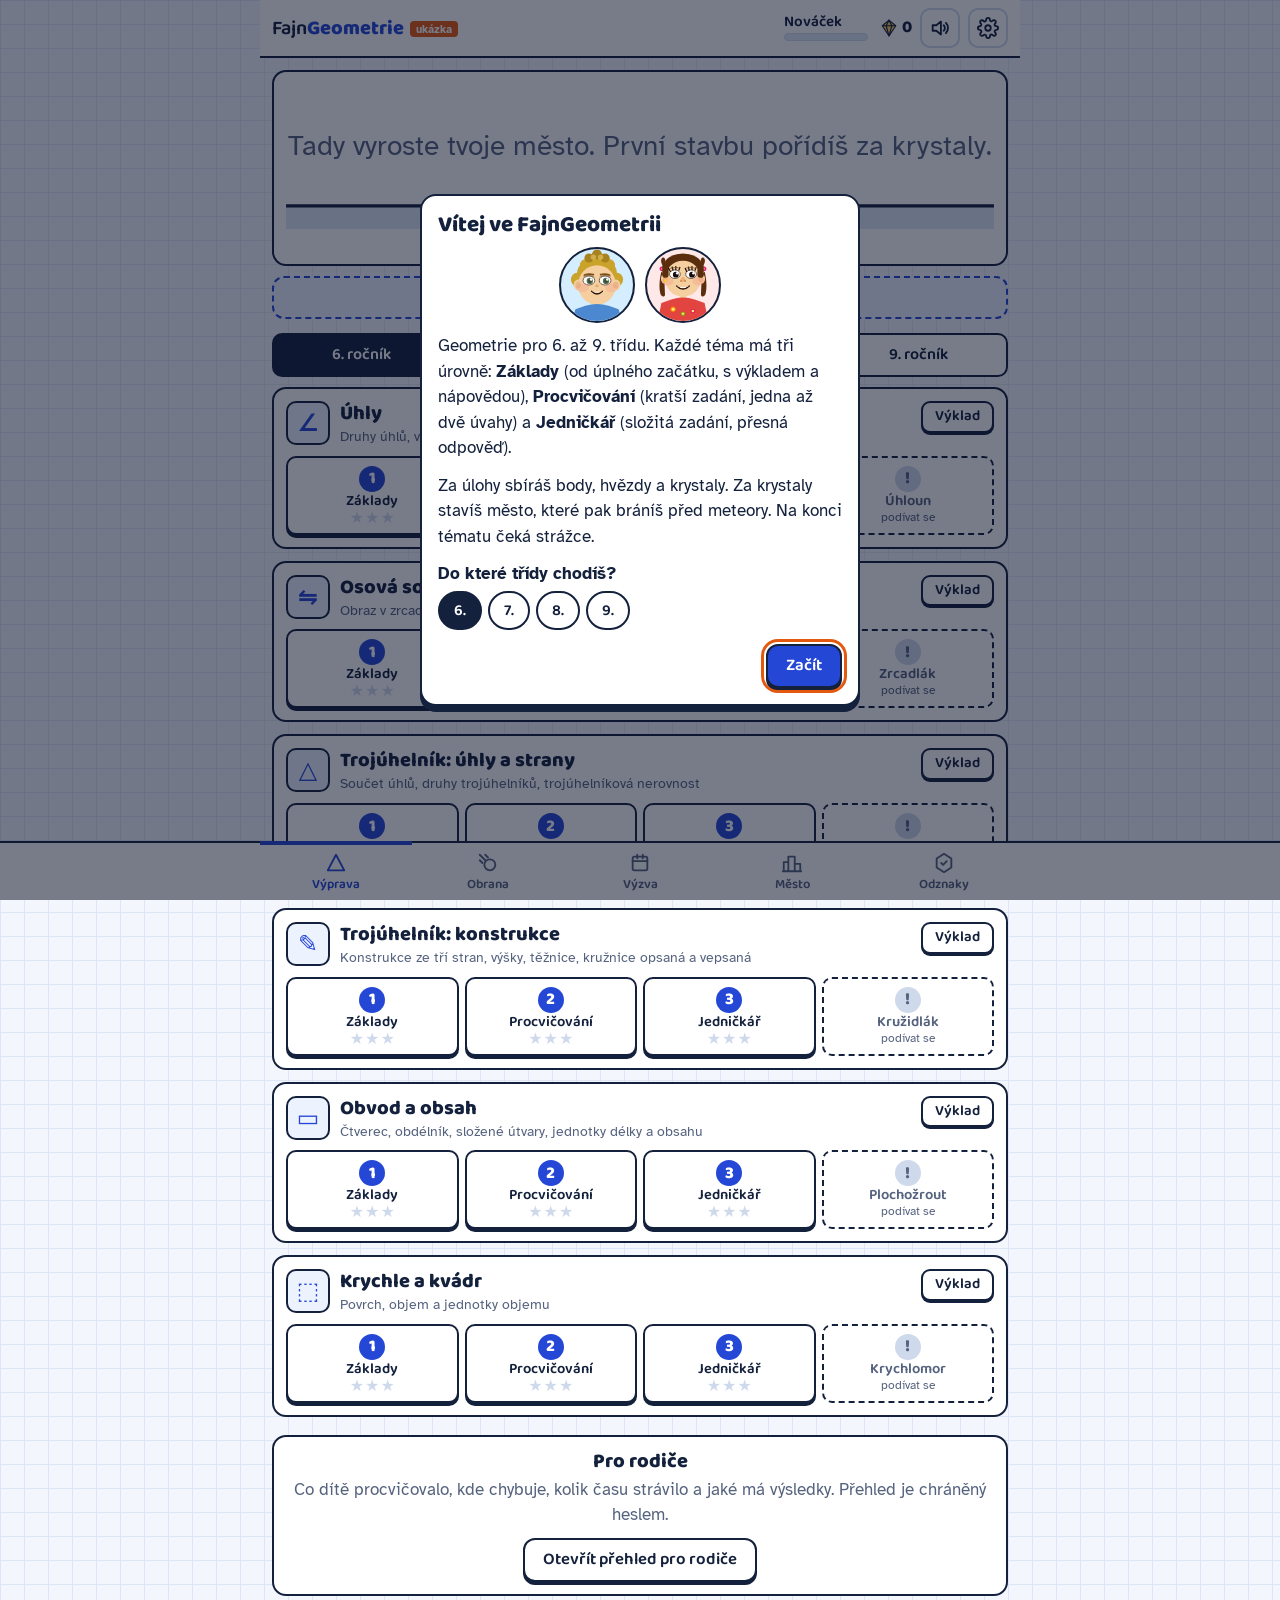
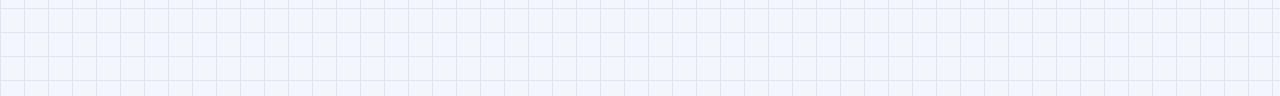
<file: index-demo.html>
<!doctype html>
<html lang="cs" data-theme="light">
<head>
<meta charset="utf-8">
<meta name="viewport" content="width=device-width, initial-scale=1">
<title>FajnGeometrie – ukázka</title>
<meta name="description" content="Geometrie pro 6. až 9. třídu: úlohy ve třech obtížnostech, konstrukce, hra.">
<link rel="icon" href="data:,">
<link rel="stylesheet" href="css/style.css">
</head>
<body>
<div id="app"></div>
<noscript>FajnGeometrie potřebuje zapnutý JavaScript.</noscript>
<script>window.FG_DEMO = true;</script>
<script type="module" src="js/app.js"></script>
</body>
</html>
</file>
<file: css/style.css>
@font-face { font-family: 'Atkinson Hyperlegible'; font-style: normal; font-weight: 400; font-display: swap; src: url(../fonts/atkinson-hyperlegible-latin-ext-2cb978.woff2) format('woff2'); unicode-range: U+0100-02BA, U+02BD-02C5, U+02C7-02CC, U+02CE-02D7, U+02DD-02FF, U+0304, U+0308, U+0329, U+1D00-1DBF, U+1E00-1E9F, U+1EF2-1EFF, U+2020, U+20A0-20AB, U+20AD-20C0, U+2113, U+2C60-2C7F, U+A720-A7FF; } /* latin-ext */
@font-face { font-family: 'Atkinson Hyperlegible'; font-style: normal; font-weight: 400; font-display: swap; src: url(../fonts/atkinson-hyperlegible-latin-386222.woff2) format('woff2'); unicode-range: U+0000-00FF, U+0131, U+0152-0153, U+02BB-02BC, U+02C6, U+02DA, U+02DC, U+0304, U+0308, U+0329, U+2000-206F, U+20AC, U+2122, U+2191, U+2193, U+2212, U+2215, U+FEFF, U+FFFD; } /* latin */
@font-face { font-family: 'Atkinson Hyperlegible'; font-style: normal; font-weight: 700; font-display: swap; src: url(../fonts/atkinson-hyperlegible-latin-ext-076f8f.woff2) format('woff2'); unicode-range: U+0100-02BA, U+02BD-02C5, U+02C7-02CC, U+02CE-02D7, U+02DD-02FF, U+0304, U+0308, U+0329, U+1D00-1DBF, U+1E00-1E9F, U+1EF2-1EFF, U+2020, U+20A0-20AB, U+20AD-20C0, U+2113, U+2C60-2C7F, U+A720-A7FF; } /* latin-ext */
@font-face { font-family: 'Atkinson Hyperlegible'; font-style: normal; font-weight: 700; font-display: swap; src: url(../fonts/atkinson-hyperlegible-latin-a0b5f6.woff2) format('woff2'); unicode-range: U+0000-00FF, U+0131, U+0152-0153, U+02BB-02BC, U+02C6, U+02DA, U+02DC, U+0304, U+0308, U+0329, U+2000-206F, U+20AC, U+2122, U+2191, U+2193, U+2212, U+2215, U+FEFF, U+FFFD; } /* latin */
@font-face { font-family: 'Baloo 2'; font-style: normal; font-weight: 600; font-display: swap; src: url(../fonts/baloo-2-latin-ext-503e7e.woff2) format('woff2'); unicode-range: U+0100-02BA, U+02BD-02C5, U+02C7-02CC, U+02CE-02D7, U+02DD-02FF, U+0304, U+0308, U+0329, U+1D00-1DBF, U+1E00-1E9F, U+1EF2-1EFF, U+2020, U+20A0-20AB, U+20AD-20C0, U+2113, U+2C60-2C7F, U+A720-A7FF; } /* latin-ext */
@font-face { font-family: 'Baloo 2'; font-style: normal; font-weight: 600; font-display: swap; src: url(../fonts/baloo-2-latin-f5fe33.woff2) format('woff2'); unicode-range: U+0000-00FF, U+0131, U+0152-0153, U+02BB-02BC, U+02C6, U+02DA, U+02DC, U+0304, U+0308, U+0329, U+2000-206F, U+20AC, U+2122, U+2191, U+2193, U+2212, U+2215, U+FEFF, U+FFFD; } /* latin */
@font-face { font-family: 'Baloo 2'; font-style: normal; font-weight: 800; font-display: swap; src: url(../fonts/baloo-2-latin-ext-503e7e.woff2) format('woff2'); unicode-range: U+0100-02BA, U+02BD-02C5, U+02C7-02CC, U+02CE-02D7, U+02DD-02FF, U+0304, U+0308, U+0329, U+1D00-1DBF, U+1E00-1E9F, U+1EF2-1EFF, U+2020, U+20A0-20AB, U+20AD-20C0, U+2113, U+2C60-2C7F, U+A720-A7FF; } /* latin-ext */
@font-face { font-family: 'Baloo 2'; font-style: normal; font-weight: 800; font-display: swap; src: url(../fonts/baloo-2-latin-f5fe33.woff2) format('woff2'); unicode-range: U+0000-00FF, U+0131, U+0152-0153, U+02BB-02BC, U+02C6, U+02DA, U+02DC, U+0304, U+0308, U+0329, U+2000-206F, U+20AC, U+2122, U+2191, U+2193, U+2212, U+2215, U+FEFF, U+FFFD; } /* latin */

/* Motivy: světlý (výchozí), tmavý, růžový. Nikdy se neřídí systémovým tmavým režimem. */
:root, [data-theme="light"] {
  color-scheme: light;
  --bg: #f3f6fc; --mriz: #dde6f6; --panel: #ffffff; --ink: #14213d; --muted: #56637f; --line: #cfd9ec;
  --accent: #2447d6; --accent-ink: #ffffff; --hi: #e2590f; --ok: #157a45; --bad: #c92a36;
  --ok-bg: #e4f6ea; --bad-bg: #fdeaea; --hint-bg: #edf2ff; --info-bg: #fff4dc;
  --fg-ink: #14213d; --fg-acc: #2447d6; --fg-help: #7785a6; --fg-fill: rgba(36, 71, 214, .08); --fg-q: #e2590f;
  --ms-a: #ffffff; --ms-b: #2447d6; --ms-c: #ffcf5a; --ms-d: #14213d; --ms-zem: #dde6f6;
}
[data-theme="dark"] {
  color-scheme: dark;
  --bg: #0d1933; --mriz: #162749; --panel: #14254b; --ink: #eaf1ff; --muted: #a3b4d8; --line: #2a3d6e;
  --accent: #6cc4ff; --accent-ink: #062039; --hi: #ffb347; --ok: #62d692; --bad: #ff8089;
  --ok-bg: #143a2c; --bad-bg: #42202b; --hint-bg: #1a2f5e; --info-bg: #3b3018;
  --fg-ink: #eaf1ff; --fg-acc: #6cc4ff; --fg-help: #8698c4; --fg-fill: rgba(108, 196, 255, .12); --fg-q: #ffb347;
  --ms-a: #1d3266; --ms-b: #6cc4ff; --ms-c: #ffcf5a; --ms-d: #eaf1ff; --ms-zem: #162749;
}
[data-theme="girl"] {
  color-scheme: light;
  --bg: #fff1f7; --mriz: #fbdcea; --panel: #ffffff; --ink: #3b1f2e; --muted: #7d5871; --line: #f1c6da;
  --accent: #c93783; --accent-ink: #ffffff; --hi: #7445d1; --ok: #2a8454; --bad: #c2334f;
  --ok-bg: #e6f6ec; --bad-bg: #fdebef; --hint-bg: #f5ecff; --info-bg: #fff1e0;
  --fg-ink: #3b1f2e; --fg-acc: #c93783; --fg-help: #a3869a; --fg-fill: rgba(201, 55, 131, .09); --fg-q: #7445d1;
  --ms-a: #ffffff; --ms-b: #c93783; --ms-c: #ffcf5a; --ms-d: #3b1f2e; --ms-zem: #fbdcea;
}

* { box-sizing: border-box; }
[hidden] { display: none !important; }
html, body { margin: 0; }
/* Pozadí připravené na fotku jako v ostatních modulech platformy: stačí nastavit --scene-photo: url(...). */
:root { --scene-photo: none; --scene-opacity: .22; }
body::before { content: ''; position: fixed; inset: 0; z-index: -1; pointer-events: none; background: var(--scene-photo) center / cover no-repeat; opacity: var(--scene-opacity); }
body {
  font-family: 'Atkinson Hyperlegible', system-ui, -apple-system, 'Segoe UI', sans-serif; font-size: 17px; line-height: 1.5; color: var(--ink);
  background-color: var(--bg);
  background-image: linear-gradient(var(--mriz) 1px, transparent 1px), linear-gradient(90deg, var(--mriz) 1px, transparent 1px);
  background-size: 24px 24px; min-height: 100vh; -webkit-text-size-adjust: 100%;
}
h1, h2, h3, .logo, .btn, .uroven, .volba, .chip, .hod-n, .nav, .rocniky, .zap { font-family: 'Baloo 2', 'Atkinson Hyperlegible', system-ui, sans-serif; }
h1 { font-size: 1.7rem; line-height: 1.15; margin: 0 0 .4em; font-weight: 800; }
h2 { font-size: 1.25rem; line-height: 1.2; margin: 0; font-weight: 800; }
h3 { font-size: 1.05rem; margin: 1em 0 .3em; font-weight: 600; }
p { margin: 0 0 .7em; }
button { font: inherit; color: inherit; cursor: pointer; }
button:disabled { cursor: default; }
:focus-visible { outline: 3px solid var(--hi); outline-offset: 2px; }
b { font-weight: 700; }
.pozn { color: var(--muted); font-size: .92rem; }

#app { max-width: 760px; margin: 0 auto; }
.ram { min-height: 100vh; display: flex; flex-direction: column; }
.obsah { flex: 1; padding: 12px 12px 96px; }

/* ---------- horní lišta ---------- */
.lista, .hra-lista { display: flex; align-items: center; gap: 8px; padding: 8px 12px; background: var(--panel); border-bottom: 2px solid var(--ink); position: sticky; top: 0; z-index: 5; }
.logo { font-size: 1.25rem; font-weight: 600; margin-right: auto; white-space: nowrap; }
.logo b { font-weight: 800; color: var(--accent); }
.ukazka { font: 600 .7rem 'Atkinson Hyperlegible', sans-serif; background: var(--hi); color: #fff; border-radius: 4px; padding: 1px 6px; margin-left: 6px; vertical-align: middle; }
.ik { width: 40px; height: 40px; flex: none; display: grid; place-items: center; border: 2px solid var(--line); border-radius: 10px; background: var(--panel); font-weight: 700; font-size: 1.1rem; }
.ik:hover { border-color: var(--accent); }
.ikona { width: 22px; height: 22px; fill: none; stroke: currentColor; stroke-width: 2; stroke-linecap: round; stroke-linejoin: round; }
.hod { display: flex; flex-direction: column; gap: 3px; align-items: stretch; border: 0; background: none; padding: 2px 4px; min-width: 92px; }
.hod-n { font-weight: 600; font-size: .95rem; line-height: 1; text-align: left; }
.hod-p, .hod-velka, .postup, .sz-hp { display: block; height: 8px; border-radius: 4px; background: var(--mriz); overflow: hidden; border: 1px solid var(--line); }
.hod-p i, .hod-velka i, .postup i, .sz-hp i { display: block; height: 100%; background: var(--accent); transition: width .35s; }
.hod-velka { height: 14px; margin: 6px 0; }
.mena { display: inline-flex; align-items: center; gap: 4px; font-family: 'Baloo 2', sans-serif; font-weight: 800; }
.kr { width: 18px; height: 18px; fill: var(--ms-c); stroke: var(--ink); stroke-width: 1; stroke-linejoin: round; vertical-align: -3px; }
.kr polyline { fill: none; }

/* ---------- spodní navigace ---------- */
.nav { position: fixed; left: 0; right: 0; bottom: 0; z-index: 6; display: flex; justify-content: center; background: var(--panel); border-top: 2px solid var(--ink); padding-bottom: env(safe-area-inset-bottom); }
.nav button { flex: 1; max-width: 152px; border: 0; background: none; padding: 7px 2px 5px; display: flex; flex-direction: column; align-items: center; gap: 1px; font-size: .82rem; font-weight: 600; color: var(--muted); border-top: 4px solid transparent; margin-top: -2px; }
.nav button.on { color: var(--accent); border-top-color: var(--accent); }

/* ---------- výprava ---------- */
.uvod { background: var(--panel); border: 2px solid var(--ink); border-radius: 14px; padding: 8px 12px 6px; cursor: pointer; }
.uvod-t { margin: 4px 0 2px; font-size: .95rem; color: var(--muted); text-align: center; }
.mesto { width: 100%; height: auto; display: block; max-height: 190px; }
.mesto .ms-a, .mesto .ms-b, .mesto .ms-c, .mesto .ms-d, .mesto .ms-n { stroke: var(--ms-d); stroke-width: 1.6; stroke-linejoin: round; }
.ms-a { fill: var(--ms-a); } .ms-b { fill: var(--ms-b); } .ms-c { fill: var(--ms-c); } .ms-d { fill: var(--ms-d); } .ms-n { fill: var(--panel); }
.ms-l { stroke: var(--ms-d); stroke-width: 1.6; fill: none; } .ms-zem { fill: var(--ms-zem); }
.ms-text { fill: var(--muted); font: 14px 'Atkinson Hyperlegible', sans-serif; }
.ms-nova { animation: dopadni .6s cubic-bezier(.3, 1.4, .5, 1); transform-box: fill-box; }
@keyframes dopadni { from { transform: translateY(-70px); opacity: 0; } }

.rocniky { display: flex; gap: 6px; margin: 14px 0 10px; }
.rocniky button { flex: 1; padding: 8px 4px; border: 2px solid var(--ink); border-radius: 10px; background: var(--panel); font-weight: 600; font-size: 1rem; }
.rocniky button.on { background: var(--ink); color: var(--panel); }

.temata { display: grid; gap: 12px; }
.tema, .karta { background: var(--panel); border: 2px solid var(--ink); border-radius: 14px; padding: 12px; }
.karta + .karta { margin-top: 12px; }
.tema-h { display: flex; gap: 10px; align-items: flex-start; }
.tema-ik { flex: none; width: 44px; height: 44px; display: grid; place-items: center; font-size: 1.5rem; line-height: 1; background: var(--hint-bg); border: 2px solid var(--ink); border-radius: 10px; color: var(--accent); font-weight: 700; }
.tema-n { flex: 1; min-width: 0; }
.tema-n p { margin: 2px 0 0; color: var(--muted); font-size: .9rem; line-height: 1.3; }
.urovne { display: grid; grid-template-columns: repeat(4, 1fr); gap: 6px; margin-top: 10px; }
.uroven { display: flex; flex-direction: column; align-items: center; gap: 1px; padding: 8px 2px 6px; border: 2px solid var(--ink); border-radius: 10px; background: var(--panel); box-shadow: 0 3px 0 var(--ink); transition: transform .08s, box-shadow .08s; min-width: 0; }
.uroven:active { transform: translateY(3px); box-shadow: none; }
.ur-c { width: 26px; height: 26px; border-radius: 50%; display: grid; place-items: center; background: var(--accent); color: var(--accent-ink); font-weight: 800; line-height: 1; }
.ur-n { font-weight: 600; font-size: .92rem; line-height: 1.15; text-align: center; overflow-wrap: anywhere; }
.ur-z { font: .72rem/1.15 'Atkinson Hyperlegible', sans-serif; color: var(--muted); text-align: center; }
.uroven.zamek { border-style: dashed; box-shadow: none; color: var(--muted); }
.uroven.zamek .ur-c { background: var(--line); color: var(--muted); }
.strazce-b .ur-c { background: var(--hi); color: #fff; }
.strazce-b.porazen .ur-c { background: var(--ok); }
.hv { display: inline-flex; gap: 1px; line-height: 1; }
.hv i { font-style: normal; color: var(--line); font-size: 1rem; }
.hv i.on { color: var(--hi); }

/* ---------- tlačítka ---------- */
.btn { padding: 10px 18px; border: 2px solid var(--ink); border-radius: 12px; background: var(--panel); font-weight: 600; font-size: 1.05rem; line-height: 1.2; box-shadow: 0 3px 0 var(--ink); transition: transform .08s, box-shadow .08s; }
.btn:active:not(:disabled) { transform: translateY(3px); box-shadow: none; }
.btn.hl { background: var(--accent); color: var(--accent-ink); }
.btn:disabled { opacity: .5; box-shadow: none; }
.btn.mini { padding: 5px 12px; font-size: .92rem; border-radius: 9px; box-shadow: 0 2px 0 var(--ink); display: inline-flex; align-items: center; gap: 4px; }
.btn.velke { font-size: 1.2rem; padding: 12px 26px; margin-top: 6px; }
.chip { padding: 6px 14px; border: 2px solid var(--ink); border-radius: 999px; background: var(--panel); font-weight: 600; font-size: .98rem; }
.chip.on { background: var(--ink); color: var(--panel); }

/* ---------- série úloh ---------- */
.hra { min-height: 100vh; display: flex; flex-direction: column; }
.postup { flex: 1; height: 12px; min-width: 24px; }
.hra-poc { font-family: 'Baloo 2', sans-serif; font-weight: 600; min-width: 46px; text-align: right; }
.combo { font: 600 .82rem 'Baloo 2', sans-serif; background: var(--hi); color: #fff; border-radius: 999px; padding: 2px 9px; white-space: nowrap; }
.zivoty i { font-style: normal; color: var(--line); font-size: 1.15rem; }
.zivoty i.on { color: var(--bad); }
.hra-telo { flex: 1; padding: 12px 12px 40px; }
.ul { background: var(--panel); border: 2px solid var(--ink); border-radius: 14px; padding: 14px; }
.ul-obr { background: var(--bg); border: 1px solid var(--line); border-radius: 10px; margin-bottom: 10px; padding: 4px; }
.fg { width: 100%; height: auto; max-height: 250px; display: block; }
.ul-text { font-size: 1.08rem; margin-bottom: .35em; }
.ul-q { font-family: 'Baloo 2', sans-serif; font-weight: 600; font-size: 1.22rem; line-height: 1.25; margin-bottom: .6em; }
.ul-odp { margin: 6px 0 4px; }
.vstup { display: flex; align-items: center; gap: 8px; flex-wrap: wrap; }
.vstup input { width: 150px; max-width: 46vw; padding: 9px 12px; font: 600 1.4rem 'Baloo 2', sans-serif; color: var(--ink); background: var(--panel); border: 2px solid var(--ink); border-radius: 10px; text-align: center; }
.vstup input#u-in2 { width: 90px; }
.vstup input:focus { outline: 3px solid var(--accent); outline-offset: 1px; }
.vstup input:disabled { background: var(--bg); }
.jedn { font: 600 1.3rem 'Baloo 2', sans-serif; }
.jednotky { display: flex; gap: 6px; flex-wrap: wrap; margin-top: 8px; }
.trese { animation: trese .3s; }
@keyframes trese { 25% { transform: translateX(-6px); } 75% { transform: translateX(6px); } }
.volby { display: grid; gap: 8px; }
.volby.dve, .volby.ctyri { grid-template-columns: 1fr 1fr; }
.volba { padding: 11px 12px; border: 2px solid var(--ink); border-radius: 12px; background: var(--panel); font-weight: 600; font-size: 1.08rem; line-height: 1.25; text-align: left; box-shadow: 0 3px 0 var(--ink); }
.volby.dve .volba, .volby.ctyri .volba { text-align: center; }
.volba:active:not(:disabled) { transform: translateY(3px); box-shadow: none; }
.volba.spatne { background: var(--bad-bg); border-color: var(--bad); color: var(--bad); box-shadow: none; text-decoration: line-through; }
.volba.dobre { background: var(--ok-bg); border-color: var(--ok); color: var(--ok); box-shadow: none; }
.volba:disabled:not(.spatne):not(.dobre) { opacity: .55; box-shadow: none; }
.napoveda { background: var(--hint-bg); border-left: 5px solid var(--accent); border-radius: 0 10px 10px 0; padding: 8px 12px; margin-top: 8px; }
.nap-n { display: block; font: 600 .85rem 'Baloo 2', sans-serif; color: var(--accent); }
.ul-zv { margin-top: 10px; display: flex; gap: 10px; align-items: center; border-radius: 10px; }
.ul-zv:empty { display: none; }
.ul-zv.ok, .ul-zv.bad, .ul-zv.info { padding: 8px 12px; }
.ul-zv.ok { background: var(--ok-bg); } .ul-zv.bad { background: var(--bad-bg); } .ul-zv.info { background: var(--info-bg); }
.avatar { display: inline-block; flex: none; border-radius: 50%; overflow: hidden; border: 2px solid var(--ink); }
.avatar svg { display: block; width: 100%; height: 100%; }
.av-m { width: 44px; height: 44px; } .av-v { width: 76px; height: 76px; }
.reseni { margin-top: 10px; border: 2px dashed var(--line); border-radius: 10px; padding: 10px 12px; }
.res-odp { margin: 0 0 4px; }
.res-kroky { margin: 0; padding-left: 1.3em; }
.res-kroky li { margin: 2px 0; }
.ul-akce { display: flex; gap: 10px; justify-content: flex-end; flex-wrap: wrap; margin-top: 14px; }
.ul-akce:empty { display: none; }
.ul-akce.lepi { position: sticky; bottom: 0; z-index: 2; background: var(--panel); margin: 14px -14px -14px; padding: 10px 14px 12px; border-top: 1px solid var(--line); border-radius: 0 0 12px 12px; }

/* ---------- obrázky ---------- */
.fg-s, .fg-a, .fg-h, .fg-k, .fg-q, .fg-arc { stroke-linejoin: round; stroke-linecap: round; }
.fg-s { stroke: var(--fg-ink); stroke-width: 2.2; }
.fg-a { stroke: var(--fg-acc); stroke-width: 2.4; }
.fg-h { stroke: var(--fg-help); stroke-width: 1.5; }
.fg-k { stroke: var(--fg-help); stroke-width: 1.1; }
.fg-q { stroke: var(--fg-q); stroke-width: 2.4; }
.fg-n { stroke: none; }
.fg-d { stroke-dasharray: 5 4; }
.fg-nf { fill: none; } .fg-f { fill: var(--fg-fill); } .fg-fa { fill: var(--fg-fill); }
.fg-arc { stroke-width: 1.8; }
.fg-g { stroke: var(--line); stroke-width: 1; fill: none; }
.fg-p { fill: var(--fg-ink); } .fg-pa { fill: var(--fg-acc); }
.fg-t { font: 600 13px 'Atkinson Hyperlegible', sans-serif; fill: var(--fg-ink); paint-order: stroke; stroke: var(--bg); stroke-width: 3.5px; stroke-linejoin: round; }
.fg-ta { fill: var(--fg-acc); } .fg-th { fill: var(--fg-help); } .fg-tq { fill: var(--fg-q); font-size: 16px; font-weight: 700; } .fg-tn { font-weight: 700; font-style: italic; }
.fg-sit { max-height: 340px; }
.fg-sit .fg-t { text-anchor: middle; }
.fg-sit :not(.fg-uzel) { pointer-events: none; }
.fg-uzel { fill: transparent; cursor: pointer; }
.fg-uzel:hover { fill: var(--fg-fill); }
.fg-znacka { fill: var(--fg-q); stroke: var(--bg); stroke-width: 2; pointer-events: none; }
.fg-osa { stroke-width: 3; stroke-dasharray: 9 5; }
.sit { background: var(--panel); border: 1px solid var(--line); border-radius: 10px; }
.nk-el { cursor: pointer; }
.nk-hit { stroke: transparent; stroke-width: 22; fill: none; pointer-events: stroke; }
.nk-hita { fill: transparent; stroke: none; pointer-events: all; }
.nk-el .fg-s { stroke-width: 3; }
.nk-el.nk-on .fg-s, .nk-el.nk-on .fg-h, .nk-el.nk-on .fg-arc { stroke: var(--fg-q); stroke-width: 4; }

/* ---------- konstrukce ---------- */
.kon-faze { display: flex; gap: 6px; flex-wrap: wrap; margin-bottom: 8px; }
.kon-faze:empty { display: none; }
.kon-faze span { font: 600 .85rem 'Baloo 2', sans-serif; padding: 2px 10px; border: 2px solid var(--line); border-radius: 999px; color: var(--muted); }
.kon-faze span.ted { border-color: var(--ink); background: var(--ink); color: var(--panel); }
/* zadání a obrázek zůstávají při posouvání nahoře: žák nemusí nic držet v hlavě */
.kon-hlava { position: sticky; top: 60px; z-index: 1; background: var(--panel); box-shadow: 0 -12px 0 var(--panel); padding-bottom: 4px; }
.kon-dano { margin: 0 0 6px; padding: 6px 10px; background: var(--info-bg); border-radius: 8px; font-size: .98rem; line-height: 1.4; }
.kon-dano span { display: block; } .kon-dano b { font-family: 'Baloo 2', sans-serif; font-weight: 600; }
.kon-plocha { position: relative; }
.kon-prep { position: absolute; top: 6px; right: 6px; z-index: 1; display: flex; gap: 4px; }
.kon-prep .chip { padding: 2px 10px; font-size: .85rem; border-width: 1.5px; background: var(--panel); }
.kon-prep .chip.on { background: var(--ink); color: var(--panel); }
.kon-obr { background: var(--bg); border: 1px solid var(--line); border-radius: 10px; }
.kon-obr .fg { max-height: min(300px, 34vh); }
.hotovy-nacrtek .nk-el { cursor: default; }
.kon-posl { margin: 4px 0 0; padding: 2px 10px; font-size: .92rem; color: var(--muted); }
.kon-posl .zap { font-size: 1rem; color: var(--accent); }
@media (max-height: 520px) { .kon-hlava { position: static; } } /* telefon naležato: přichycená hlava by zabrala celou obrazovku */
.kon-zapis { margin: 10px 0 0; padding: 8px 10px 8px 2.2em; background: var(--hint-bg); border-radius: 10px; }
.kon-zapis li { margin: 3px 0; }
.kon-zapis small { display: block; color: var(--muted); font-size: .86rem; line-height: 1.3; }
.zap { font-weight: 600; font-size: 1.08rem; letter-spacing: .01em; }
.kon-panel { margin-top: 10px; }
.kon-ot { font-weight: 700; margin-bottom: .5em; }
.kon-pool { display: grid; gap: 6px; }
.krok { text-align: left; padding: 8px 12px; border: 2px solid var(--ink); border-radius: 10px; background: var(--panel); box-shadow: 0 2px 0 var(--ink); }
.krok:disabled { opacity: .4; box-shadow: none; border-style: dashed; }
.kon-ops { display: flex; flex-wrap: wrap; gap: 6px; }
.kon-form { display: flex; flex-wrap: wrap; gap: 8px 12px; align-items: flex-end; margin-top: 10px; }
.kon-form:empty { display: none; }
.pole { display: flex; flex-direction: column; font-size: .85rem; color: var(--muted); gap: 2px; }
.pole select { font: 600 1.05rem 'Baloo 2', sans-serif; color: var(--ink); background: var(--panel); border: 2px solid var(--ink); border-radius: 8px; padding: 6px 8px; min-width: 84px; }
.kon-pozn { color: var(--muted); margin: 0; flex-basis: 100%; }
.kon-akce { display: flex; gap: 8px; flex-wrap: wrap; margin-top: 12px; }
.kon-hotovo { background: var(--ok-bg); border-radius: 10px; padding: 8px 12px; margin-top: 8px; }
.kon-vyb { color: var(--muted); }

/* ---------- strážce ---------- */
.sz-panel { display: flex; gap: 12px; align-items: center; padding: 8px 12px; background: var(--panel); border-bottom: 2px solid var(--ink); }
.sz-obr { width: 74px; flex: none; }
.strazce { width: 100%; display: block; }
.sz-t { fill: var(--hi); stroke: var(--ink); stroke-width: 3; stroke-linejoin: round; }
.sz-r { fill: var(--ink); } .sz-o { fill: #fff; stroke: var(--ink); stroke-width: 2; } .sz-z { fill: var(--ink); } .sz-p { fill: none; stroke: var(--ink); stroke-width: 3; stroke-linecap: round; stroke-linejoin: round; }
.sz-info { flex: 1; } .sz-info b { font-family: 'Baloo 2', sans-serif; font-size: 1.15rem; }
.sz-hp { height: 12px; margin: 2px 0; } .sz-hp i { background: var(--bad); }
.sz-obr.zasah { animation: zasah .45s; } .sz-obr.utok { animation: utok .45s; }
@keyframes zasah { 30% { transform: scale(.8) rotate(-12deg); filter: brightness(1.6); } }
@keyframes utok { 40% { transform: scale(1.25); } }
.sz-uvod { text-align: center; } .sz-uvod .strazce { width: 120px; margin: 0 auto 8px; }
.vysl-sz { width: 130px; margin: 0 auto; } .vysl-sz.porazen { opacity: .45; transform: rotate(160deg); }

/* ---------- výsledek ---------- */
.vysl { text-align: center; padding-top: 26px; }
.vysl-hv .hv i { font-size: 3.4rem; }
.vysl-hv .hv i.on { animation: hvezda .5s backwards; }
.vysl-hv .hv i.on:nth-child(2) { animation-delay: .18s; } .vysl-hv .hv i.on:nth-child(3) { animation-delay: .36s; }
@keyframes hvezda { from { transform: scale(0) rotate(-90deg); } 70% { transform: scale(1.3); } }
.vysl-r { color: var(--muted); }
.vysl-zisk { display: flex; gap: 14px; justify-content: center; font: 800 1.35rem 'Baloo 2', sans-serif; margin: 6px 0 14px; }
.bublina { display: flex; gap: 12px; align-items: center; text-align: left; background: var(--panel); border: 2px solid var(--ink); border-radius: 14px; padding: 10px 14px; max-width: 460px; margin: 0 auto 14px; }
.bublina p { margin: 0; }
.vysl-pov { font-size: 1.1rem; }
.vysl-odz { margin: 0 auto 10px; max-width: 460px; } .vysl-odz p { margin-bottom: 6px; }
.odz-rada { display: flex; flex-wrap: wrap; gap: 6px; justify-content: center; }
.odz-m { display: inline-flex; align-items: center; gap: 6px; padding: 3px 12px 3px 4px; border: 2px solid var(--ink); border-radius: 999px; background: var(--panel); font: 600 .92rem 'Baloo 2', sans-serif; }
.odz-m .odz-z { width: 28px; height: 28px; font-size: .7rem; background: var(--hi); color: #fff; }
.vysl-akce { display: flex; flex-direction: column; gap: 10px; max-width: 320px; margin: 0 auto; padding: 14px 0 6px; position: sticky; bottom: 0; background: linear-gradient(transparent, var(--bg) 14px); }

/* ---------- město, odznaky, přehled ---------- */
.mesto-pano { background: var(--bg); border: 1px solid var(--line); border-radius: 10px; padding: 6px; margin-bottom: 8px; }
.mesto-pano .mesto { max-height: 230px; }
.mesto-stav { font-family: 'Baloo 2', sans-serif; font-weight: 600; margin: 0; }
.obchod { display: grid; grid-template-columns: repeat(auto-fill, minmax(130px, 1fr)); gap: 10px; margin-top: 12px; }
.stavba { background: var(--panel); border: 2px solid var(--ink); border-radius: 12px; padding: 8px; display: flex; flex-direction: column; align-items: center; text-align: center; gap: 2px; }
.stavba.ma { border-style: dashed; }
.stavba-o { height: 92px; width: 100%; display: flex; align-items: flex-end; justify-content: center; }
.mesto-1 { width: auto; height: auto; max-width: 100%; max-height: 92px; }
.stavba small { color: var(--muted); font-size: .78rem; line-height: 1.2; min-height: 2.4em; }
.stavba b { font-family: 'Baloo 2', sans-serif; }
.cisla { display: grid; grid-template-columns: repeat(2, 1fr); gap: 8px; margin-top: 10px; }
.cisla div { border: 1px solid var(--line); border-radius: 10px; padding: 6px 10px; }
.cisla b { display: block; font: 800 1.5rem/1.1 'Baloo 2', sans-serif; } .cisla span { color: var(--muted); font-size: .86rem; }
.odznaky { display: grid; grid-template-columns: repeat(auto-fill, minmax(140px, 1fr)); gap: 8px; margin-top: 10px; }
.odznak { border: 2px dashed var(--line); border-radius: 12px; padding: 8px; text-align: center; color: var(--muted); display: flex; flex-direction: column; align-items: center; gap: 2px; }
.odznak.ma { border: 2px solid var(--ink); color: var(--ink); }
.odz-z { width: 46px; height: 46px; display: grid; place-items: center; font: 800 1rem 'Baloo 2', sans-serif; background: var(--line); color: var(--panel); clip-path: polygon(50% 0, 93% 25%, 93% 75%, 50% 100%, 7% 75%, 7% 25%); }
.odznak.ma .odz-z { background: var(--hi); color: #fff; }
.odznak small { font-size: .78rem; line-height: 1.25; }
.prehled { width: 100%; border-collapse: collapse; }
.prehled th { text-align: left; font-weight: 400; padding: 3px 0; } .prehled td { text-align: right; padding: 3px 2px; white-space: nowrap; width: 1%; }
.pr-s { color: var(--ok); font-weight: 700; min-width: 1.2em; }
.den-rada { font-family: 'Baloo 2', sans-serif; font-size: 1.2rem; } .den-rada b { font-size: 2.2rem; font-weight: 800; color: var(--hi); }

/* ---------- obrana města ---------- */
.obr-hud { font-family: 'Baloo 2', sans-serif; font-weight: 600; white-space: nowrap; }
.obr .hra-lista .zivoty { margin-left: auto; } .obr .zivoty i.on { color: var(--accent); }
.arena { position: relative; height: 40vh; min-height: 230px; max-height: 360px; overflow: hidden; border-bottom: 2px solid var(--ink); background: linear-gradient(var(--hint-bg), var(--bg)); }
.arena-mesto { position: absolute; left: 0; right: 0; bottom: 0; }
.arena-mesto .mesto { max-height: 120px; }
.meteor { position: absolute; width: 52px; height: 52px; margin-left: -26px; top: calc(var(--p, 0) * (100% - 120px) - 26px); will-change: top; }
.meteor svg { width: 100%; height: 100%; animation: toc 3s linear infinite; }
.meteor polygon { fill: var(--hi); stroke: var(--ink); stroke-width: 5; stroke-linejoin: round; }
@keyframes toc { to { transform: rotate(360deg); } }
.meteor.zasah { animation: vybuch .5s forwards; } .meteor.dopad { animation: vybuch .4s forwards; }
@keyframes vybuch { to { transform: scale(2.4); opacity: 0; } }
.arena.otres { animation: trese .35s; }
.arena-hlas { position: absolute; left: 0; right: 0; top: 34%; text-align: center; font: 800 2rem 'Baloo 2', sans-serif; color: var(--accent); opacity: 0; pointer-events: none; }
.arena-hlas.je { animation: hlas 1s; }
@keyframes hlas { 20% { opacity: 1; transform: scale(1.15); } 100% { opacity: 0; transform: translateY(-24px); } }
.obr-ul { padding: 12px; background: var(--panel); flex: 1; }
.obr-ul .ul-text { margin-bottom: .2em; } .obr-ul .ul-q { margin-bottom: .5em; }
.obr-nahled { background: var(--bg); border: 1px solid var(--line); border-radius: 10px; padding: 6px; margin: 8px 0; }

/* ---------- okno, zpráva, výklad, nastavení ---------- */
.okno-pozadi { position: fixed; inset: 0; z-index: 20; background: rgba(10, 18, 40, .55); display: grid; place-items: center; padding: 12px; overflow: auto; }
.okno { background: var(--panel); color: var(--ink); border: 2px solid var(--ink); border-radius: 16px; padding: 16px; width: 100%; max-width: 440px; box-shadow: 0 6px 0 var(--ink); }
.okno-siroke { max-width: 620px; }
.okno { position: relative; }
.okno-x { position: absolute; top: 10px; right: 10px; width: 38px; height: 38px; display: grid; place-items: center; border: 2px solid var(--line); border-radius: 10px; background: var(--panel); font-weight: 700; font-size: 1rem; line-height: 1; }
.okno-x:hover { border-color: var(--accent); }
.odkaz { display: block; border: 0; background: none; padding: 8px 0 0; color: var(--accent); font-weight: 700; text-decoration: underline; text-underline-offset: 3px; text-align: left; }
.koupe { text-align: center; } .koupe .mesto-1 { max-height: 110px; margin: 0 auto 10px; }
.okno-h { font-size: 1.4rem; margin-bottom: .4em; padding-right: 46px; }
.okno-akce { display: flex; gap: 10px; justify-content: flex-end; flex-wrap: wrap; margin-top: 14px; }
.vyklad-t { font-size: 1.04rem; } .vyklad-p { color: var(--muted); font-size: .85rem; margin: 10px 0 0; }
#toast { position: fixed; left: 50%; bottom: 84px; transform: translate(-50%, 20px); z-index: 30; background: var(--ink); color: var(--panel); padding: 9px 16px; border-radius: 10px; opacity: 0; pointer-events: none; transition: opacity .2s, transform .2s; max-width: 92vw; text-align: center; }
#toast.je { opacity: 1; transform: translate(-50%, 0); }
.nast-n { font-weight: 700; margin: 10px 0 4px; } .prep { display: flex; gap: 6px; flex-wrap: wrap; }
.radek { display: flex; gap: 8px; align-items: center; margin: 12px 0; }
.radek input { width: 22px; height: 22px; accent-color: var(--accent); }
.vitej-p { display: flex; gap: 10px; justify-content: center; margin-bottom: 10px; }

@media (max-width: 520px) {
  body { font-size: 16px; }
  .urovne { grid-template-columns: repeat(2, 1fr); }
  .hod { min-width: 64px; } .logo { font-size: 1.05rem; }
  .lista, .hra-lista { gap: 6px; padding: 8px; }
  .hra-lista .ik { width: 36px; height: 36px; }
  .hra-strazce .hra-poc { display: none; }
  .volby.ctyri { grid-template-columns: 1fr 1fr; }
  .okno-akce .btn { flex: 1; }
}
@media (prefers-reduced-motion: reduce) {
  *, *::before, *::after { animation-duration: .01ms !important; animation-iteration-count: 1 !important; transition-duration: .01ms !important; }
}

/* návrat úlohy s chybou na konci kola */
.ul-navrat { margin: 0 0 8px; padding: 6px 10px; border-radius: 10px; background: var(--hint-bg); font-weight: 700; font-size: .92rem; }

/* opakování s rozestupy */
.opak-karta { display: flex; align-items: center; gap: 12px; margin: 10px 0 0; padding: 10px 12px; border: 2px solid var(--ink); border-radius: 14px; background: var(--info-bg); box-shadow: 0 3px 0 var(--ink); }
.opak-karta div { flex: 1; } .opak-karta p { margin: 2px 0 0; font-size: .95rem; } .opak-karta .btn { flex: none; }
.opak-pozn { margin: 8px 0 0; text-align: center; color: var(--muted); font-size: .92rem; }

/* ukázka */
.demo-pruh { margin: 10px 0 0; padding: 8px 12px; border: 2px dashed var(--accent); border-radius: 12px; background: var(--hint-bg); text-align: center; font-size: .95rem; }
.pro-rodice { text-align: center; margin: 18px 0 4px; }
.pro-rodice h2 { margin: 0 0 4px; } .pro-rodice p { margin: 0 0 10px; color: var(--muted, inherit); }
.odkaz-rod { display: inline; padding: 0; border: 0; background: none; color: var(--accent); font: inherit; font-weight: 700; text-decoration: underline; text-underline-offset: 3px; cursor: pointer; white-space: nowrap; }

/* přehled pro rodiče */
.rod h3 { font-size: 1.1rem; margin: 18px 0 6px; }
.rod h4 { font-size: .95rem; margin: 10px 0 2px; color: var(--muted); }
.rod-l { display: block; font-weight: 700; margin: 6px 0 4px; }
.rod-in { display: block; width: 100%; padding: 10px 12px; margin-bottom: 8px; border: 2px solid var(--ink); border-radius: 10px; background: var(--bg); color: var(--ink); font: inherit; }
.rod-err { min-height: 1.3em; color: var(--bad); font-size: .92rem; margin: 0; }
.rod-akce { display: flex; gap: 8px; flex-wrap: wrap; justify-content: flex-end; margin-top: 6px; }
.rod-dlazdice { display: grid; grid-template-columns: repeat(2, 1fr); gap: 8px; }
.rod-dlazdice div { border: 1px solid var(--line); border-radius: 10px; padding: 6px 10px; text-align: center; }
.rod-dlazdice b { display: block; font: 800 1.4rem/1.1 'Baloo 2', sans-serif; color: var(--accent); } .rod-dlazdice span { color: var(--muted); font-size: .84rem; }
@media (min-width: 560px) { .rod-dlazdice { grid-template-columns: repeat(3, 1fr); } }
.rod-dop { margin: 12px 0 6px; padding: 10px 12px; border-radius: 10px; background: var(--info-bg); }
.rod-leg { display: flex; flex-wrap: wrap; gap: 4px 14px; font-size: .84rem; color: var(--muted); margin: 6px 0; }
.rod-leg i, .rod-bar i, .rod-sl i { display: inline-block; }
.rod-leg i { width: 12px; height: 12px; border-radius: 3px; margin-right: 4px; vertical-align: -1px; }
.s1 { background: var(--ok); } .s2 { background: var(--hi); } .s3 { background: var(--bad); }
.rod-graf { display: grid; grid-template-columns: repeat(14, 1fr); gap: 3px; align-items: end; height: 120px; }
.rod-den { display: flex; flex-direction: column; align-items: center; height: 100%; min-width: 0; }
.rod-sl { flex: 1; width: 100%; max-width: 22px; display: flex; flex-direction: column; justify-content: flex-end; border-bottom: 1px solid var(--line); }
.rod-sl i { width: 100%; }
.rod-dv, .rod-dd { font-size: .7rem; color: var(--muted); line-height: 1.4; }
.rod-row { display: grid; grid-template-columns: minmax(0, 1fr) 70px auto; grid-template-areas: 'pl pn m' 'bar bar bar'; gap: 2px 8px; align-items: center; padding: 6px 0; border-bottom: 1px solid var(--line); font-size: .92rem; }
.rod-pl { grid-area: pl; } .rod-pl small, .rod-pn small { display: block; color: var(--muted); font-size: .8rem; }
.rod-bar { grid-area: bar; display: flex; height: 8px; border-radius: 4px; overflow: hidden; background: var(--line); }
.rod-pn { grid-area: pn; text-align: right; font-weight: 700; } .rod-pn small { font-weight: 400; }
.rod-m { grid-area: m; font-size: .8rem; font-weight: 700; padding: 2px 8px; border-radius: 999px; white-space: nowrap; }
.rod-m.ok { background: var(--ok-bg); color: var(--ok); } .rod-m.mid { background: var(--info-bg); color: var(--hi); } .rod-m.low { background: var(--bad-bg); color: var(--bad); } .rod-m.na { color: var(--muted); }
.rod-sez { padding-left: 1.2em; } .rod-sez li { margin: 6px 0; } .rod-sez small { color: var(--muted); }
.rod-tab { width: 100%; border-collapse: collapse; font-size: .9rem; } .rod-tab td { padding: 4px 4px 4px 0; border-bottom: 1px solid var(--line); vertical-align: top; } .rod-tab small { color: var(--muted); }
.rod-tisk { justify-content: flex-start; margin-top: 16px; }
@media print {
  body::before { display: none; }
  body > *:not(.okno-pozadi) { display: none !important; }
  .okno-pozadi { position: static; background: none; padding: 0; display: block; }
  .okno { max-width: none; border: 0; box-shadow: none; }
  .okno-x, .okno-akce, .rod-tisk { display: none !important; }
  .s1, .s2, .s3, .rod-leg i { -webkit-print-color-adjust: exact; print-color-adjust: exact; }
}
</file>
